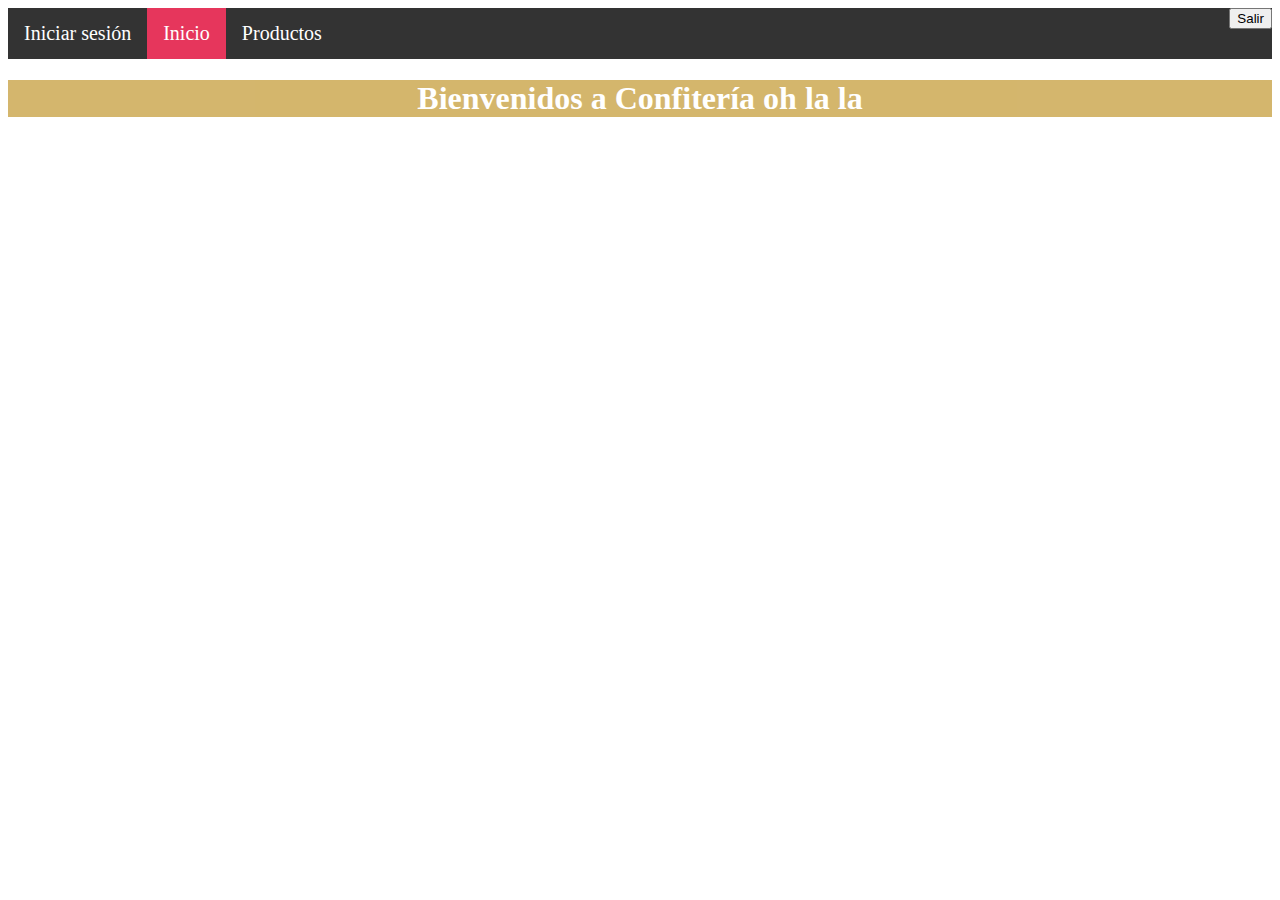
<file: index.html>
<!DOCTYPE html>
<html lang="es">
<head>
    <meta charset="UTF-8">
    
    <title>Confitería oh la la</title>
    <link href="styles.css" rel="stylesheet">
    <ul>
        <li><a  href="login.html">Iniciar sesión</a></li>
        <li><a class="active" href="index.html">Inicio</a></li>
        <li><a  href="products.html">Productos</a></li>
        <li  style="float:right"><p id="datos"></p> <button id="salir">Salir</button> </li>
       
      </ul>
</head>
<body class="inicio">
    
    
    <div class="index">
    <h1>Bienvenidos a Confitería oh la la</h1>
    </div>
    
    

    
    <script src="init.js"></script>
    
</body>
</html>
</file>
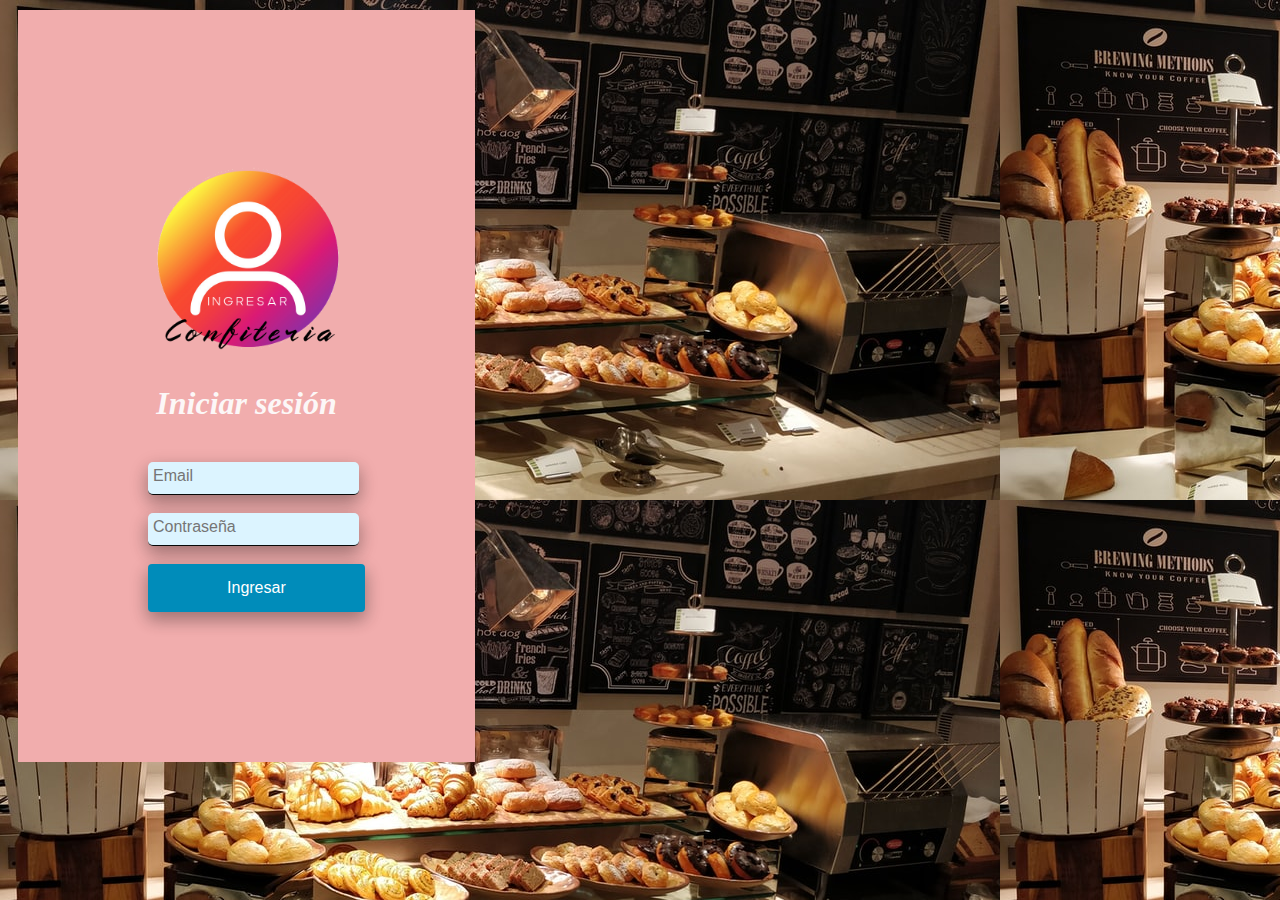
<file: login.html>
<!DOCTYPE html>
<html lang="es">
<head>
    <meta charset="UTF-8">
    
    <title>Iniciar sesión</title>
    <link href="styles.css" rel="stylesheet">
    
</head>
<body class="login">
    <div class="cajalogin">
        <div class="sesion">
            <img  src="img/login.png" alt="" width="" height="200">
          <h1 id="login"> Iniciar sesión</h1> <br>
        
          <label for="inputEmail" > </label>
          <input type="email" id="inputEmail"  placeholder="Email"> <br><br>
        
          <label for="inputPassword" > </label>
          <input type="password" id="inputPassword"  placeholder="Contraseña"  ><br><br>
        
          <button onclick="guardarDatos()" type="button" id="button" >Ingresar</button>
            
          </div>
        </div>

    
  
    <script src="login.js"></script>
    <script src="init.js"></script>
</body>
</html>
</file>
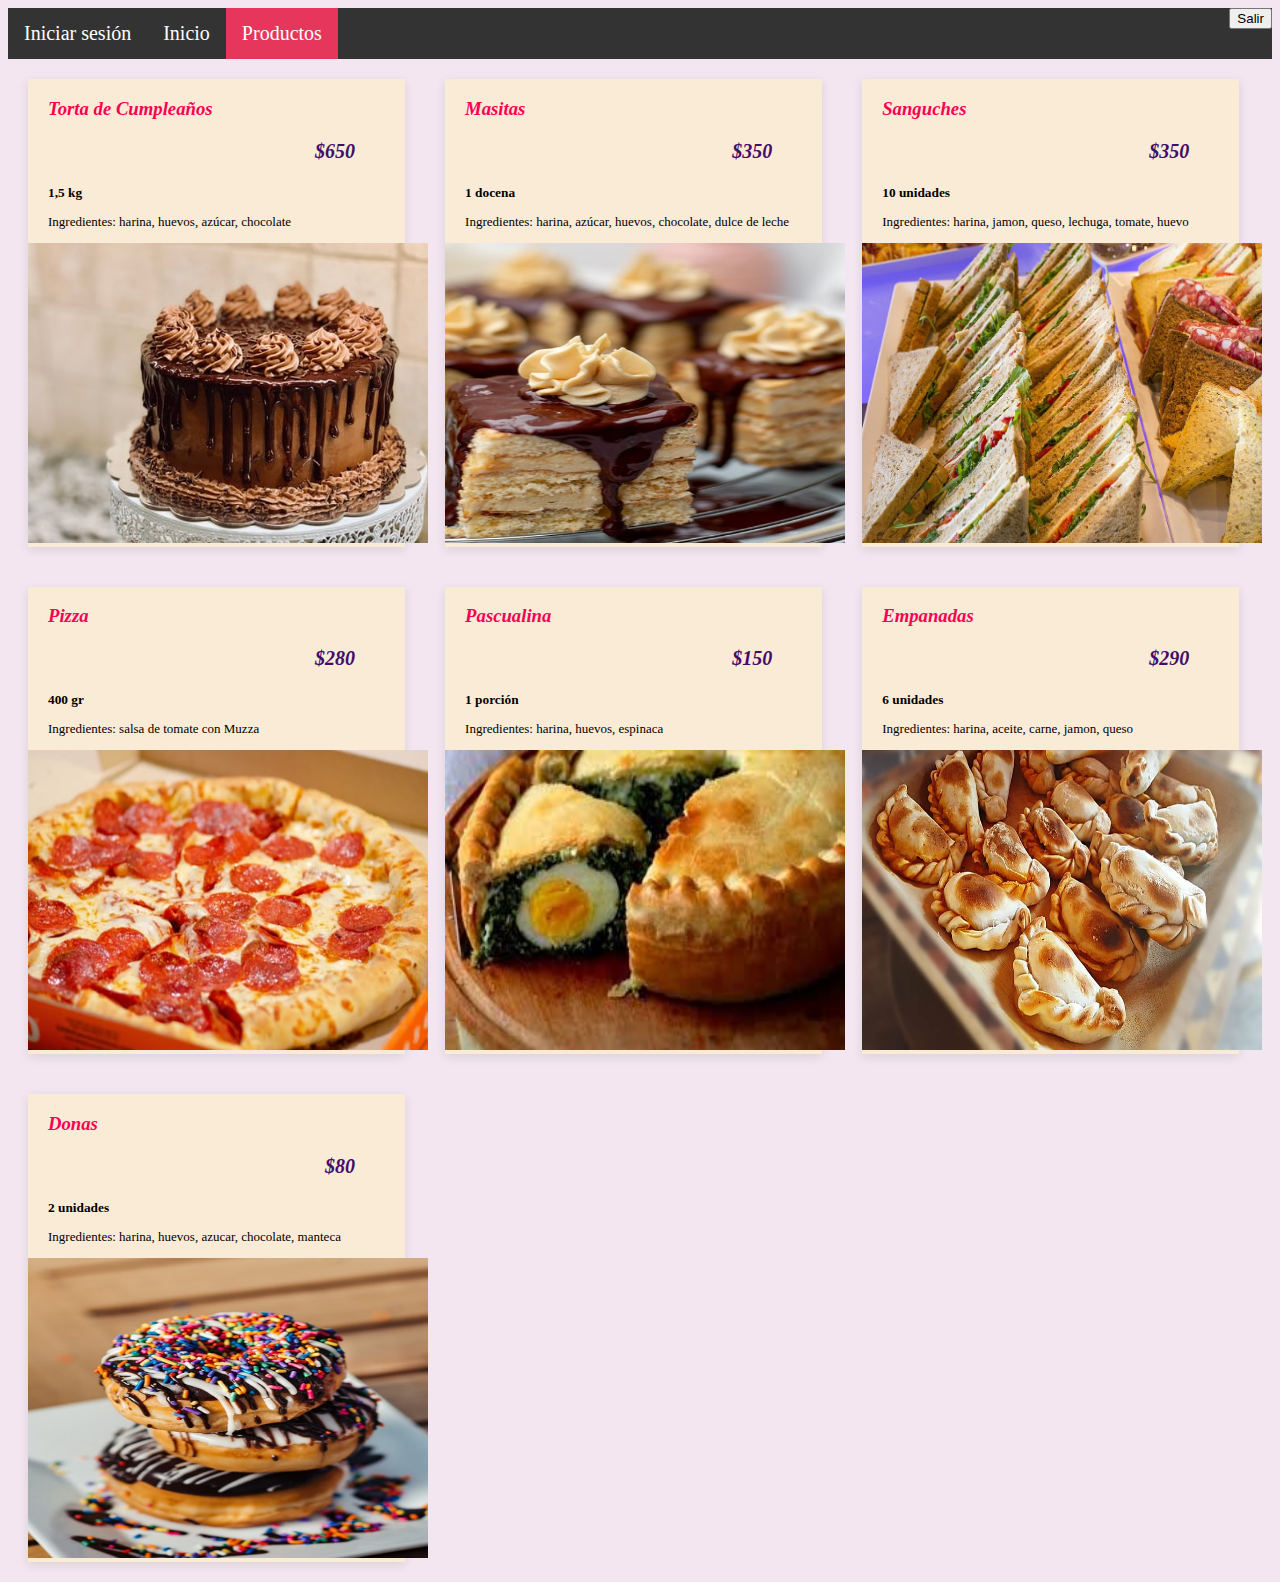
<file: products.html>
<!DOCTYPE html>
<html lang="es">
<head>
    <meta charset="UTF-8">
    
    <title>Productos</title>
    <link href="styles.css" rel="stylesheet">
    <ul>
        <li><a  href="login.html">Iniciar sesión</a></li>
        <li><a  href="index.html">Inicio</a></li>
        <li><a class="active" href="products.html">Productos</a></li>
        <li style="float:right"><p id="datos"></p>  <button id="salir">Salir</button> </li>
        
      </ul>
</head>
<body id="fondopro">
    <div id="mostrar"> </div>
    
    <script src="init.js"></script>
    <script src="products.js"></script>
</body>
</html>
</file>
<file: styles.css>
#imgPro {
    width: 400px;
    height: 300px;
}

#precio {
    font-weight: bold;
  font-size: 20px;
  text-align: right;
  margin-right: 50px;
  color: rgb(68, 12, 105);
  font-style: italic;
}

small {
    font-weight: bold;
    margin-left: 20px;
}

.cajas {
    width: calc(33% - 40px);
      margin: 20px;
      height: auto;
      background: antiquewhite;
      box-shadow: 0px 3px 10px 0px rgba(0, 0, 0, 0.1);
      float: left;
     
}


.cajalogin {
    align-content: center;
    background: #f1adad;
    margin: 10px;
    padding: 60px 40px 60px 40px;
    width: calc(33% - 40px);
    align-items: center;
    
} 

#fondopro {
    background-color: rgb(243, 230, 240);
}


body.inicio {
    background-image: url( https://ml6y1sfwwi30.i.optimole.com/IAuCcZw.9eIl~542c5/w:auto/h:auto/q:75/https://blogtricity.com/wp-content/uploads/2021/05/Top-10-Best-Bakery-in-Chandigarh-for-your-sweet-tooth-1-1.jpg) ;
    
    
}

body.login {
    background-color: #ffffff;
    background-image: url("img/panaderia.png");
}

div.index {
    background-color: darkgoldenrod;
    opacity: 0.6;
    color: white;
    text-align: center;
    font-weight: bold;
}



#ingr{
    font-size: small;
    margin-left: 20px;
}

h3.nombre {
    margin-left: 20px;
    color: rgb(250, 0, 83);
    font-style: oblique;
    text-align: left;
}

.sesion {
    text-align: center;
    justify-content: center;
    margin: 90px;
}

li {
    float: left;
    display: inline;
}


#datos {
    float: left;
    display: inline;
    color: aliceblue;
}

ul {
    list-style-type: none;
    margin: 0;
    padding: 0;
    overflow: hidden;
    background-color: #333;
}

li {
    float: left;
}

li a {
    display: block;
    color: white;
    text-align: center;
    padding: 14px 16px;
    text-decoration: none;
    font-size: 20px;
}

/* Change the link color to #111 (black) on hover */
li a:hover {
    background-color: #111;
}

.active {
    background-color: #e6365c;
}

.invalid {
    background-color: rgb(139, 208, 211);
}

#login {
    color: rgb(252, 247, 247);
    font-style:italic ;
  
   
}


#button {
        background-color: #008CBA; 
        border: none;
        color: white;
        padding: 15px 32px;
        text-align: center;
        text-decoration: none;
        display: inline-block;
        font-size: 16px;
        border-radius: 4px;
        box-shadow: 0 8px 16px 0 rgba(0,0,0,0.2), 0 6px 20px 0 rgba(0,0,0,0.19);
        width: 110%;
        
    }

    input {
        box-shadow: 0 8px 16px 0 rgba(0,0,0,0.2), 0 6px 20px 0 rgba(0,0,0,0.19);
        border-radius: 5px;
        background-color: rgb(220, 244, 255);
        /* border: 1; */
        /* border-color:#008CBA; */
        outline-color: #e6365c ;
        width: 100%;
        font-size: 16px;
	    padding: 5px 9px 9px 5px;
        border:none;
        border-bottom: 1px solid #080808;
        
    }
</file>
